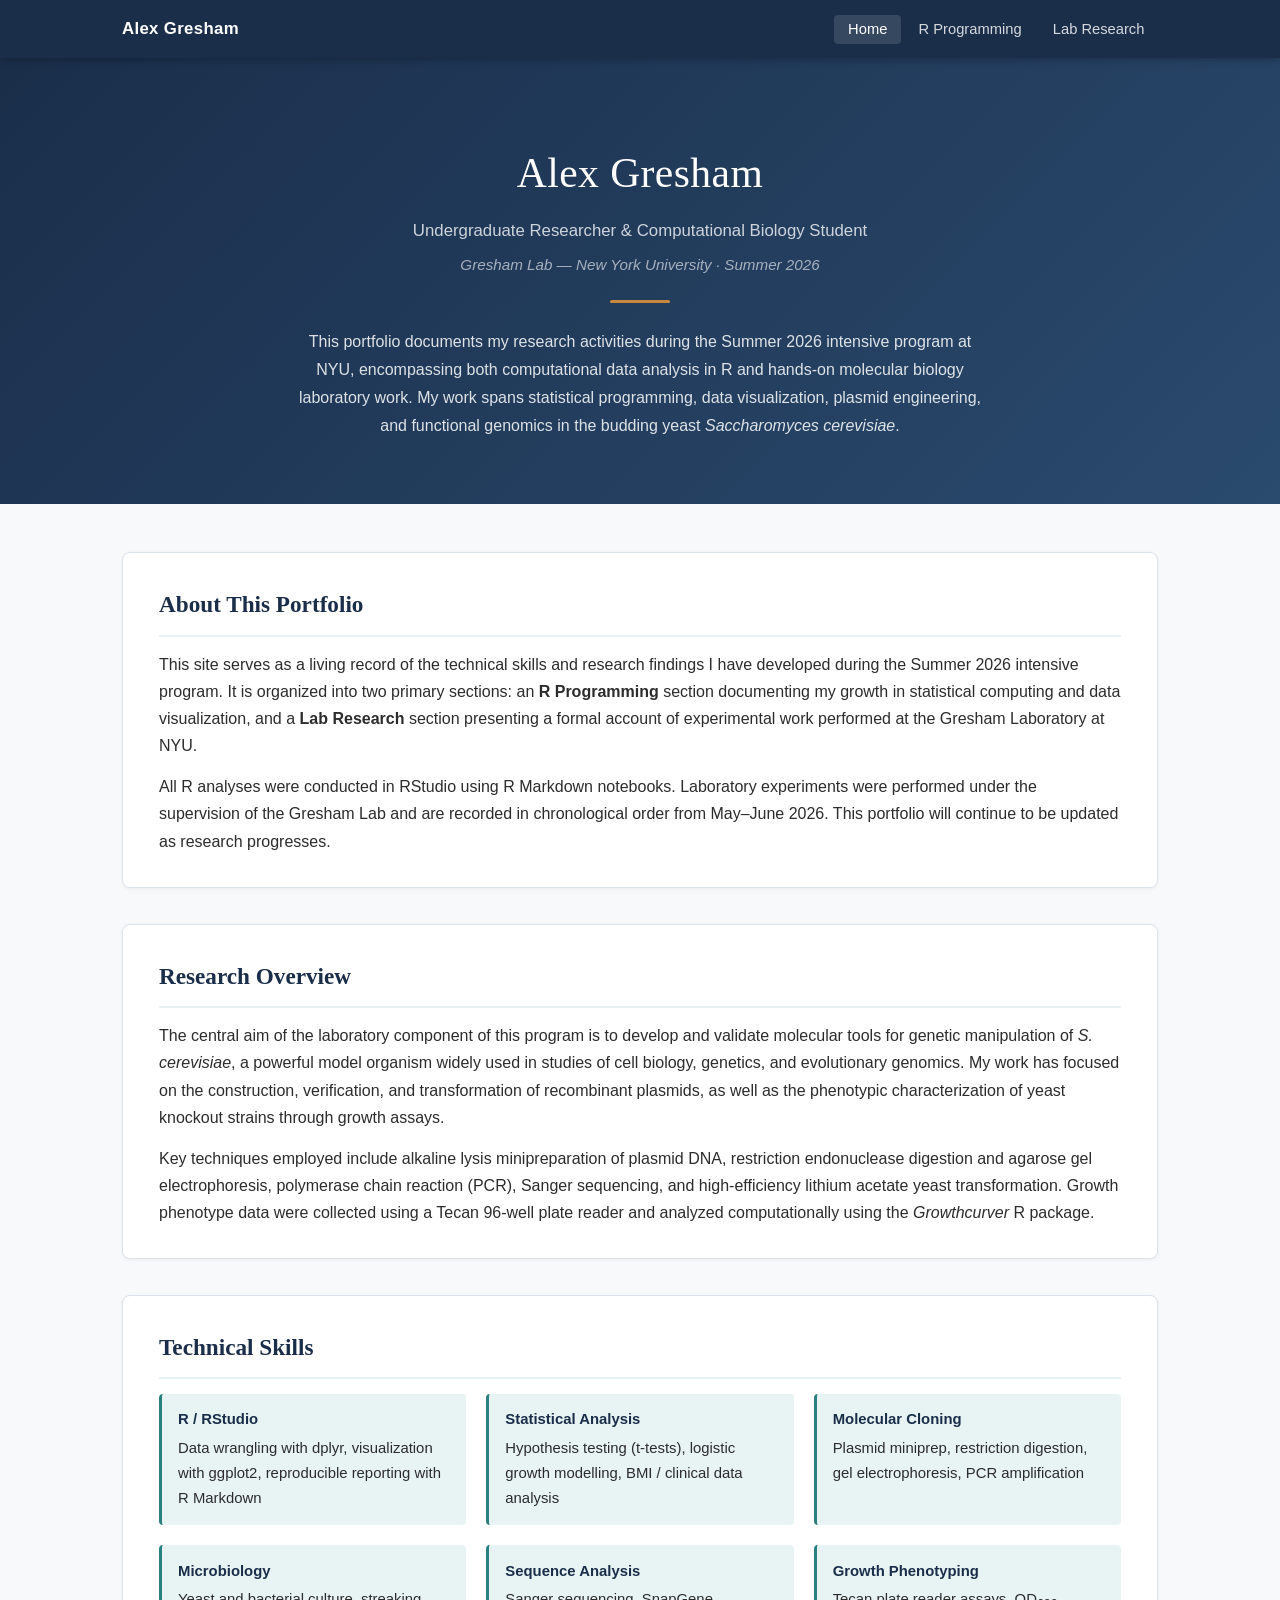
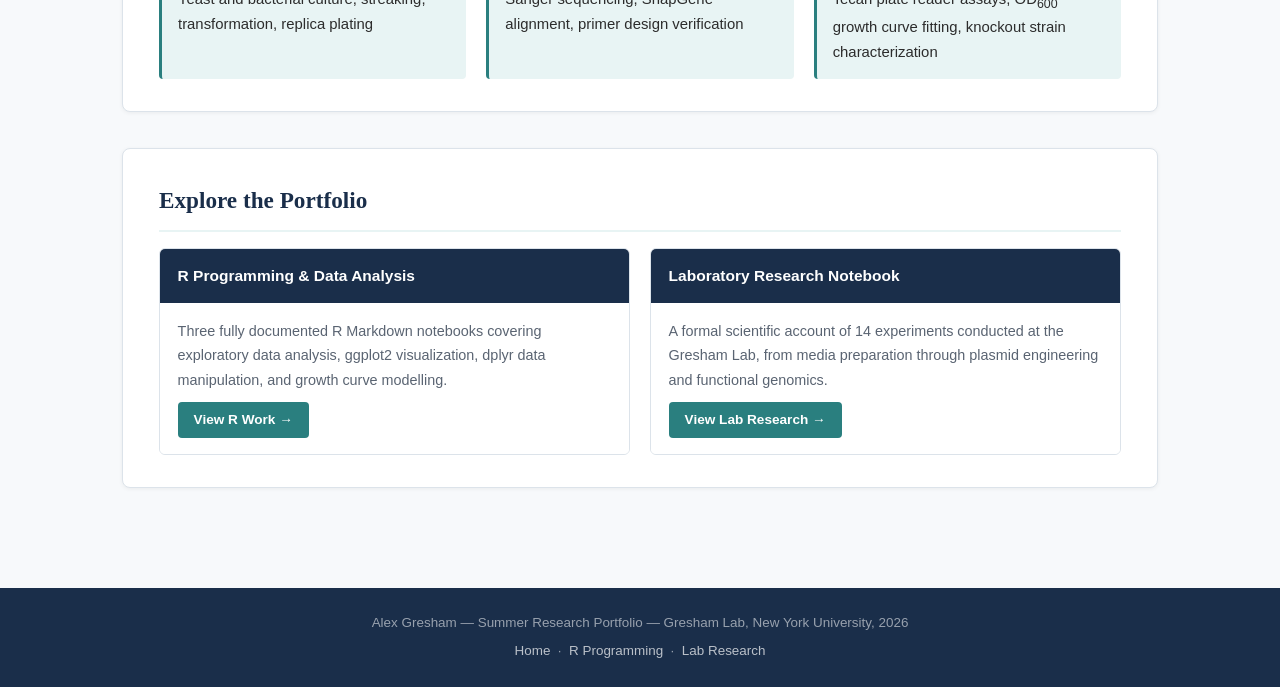
<file: index.html>
<!DOCTYPE html>
<html lang="en">
<head>
  <meta charset="UTF-8">
  <meta name="viewport" content="width=device-width, initial-scale=1.0">
  <title>Alex Gresham | Research Portfolio</title>
  <link rel="stylesheet" href="styles.css">
</head>
<body>

<nav>
  <div class="nav-inner">
    <a href="index.html" class="nav-brand">Alex Gresham</a>
    <ul>
      <li><a href="index.html" class="active">Home</a></li>
      <li><a href="r-programming.html">R Programming</a></li>
      <li><a href="lab-research.html">Lab Research</a></li>
    </ul>
  </div>
</nav>

<!-- Hero -->
<section class="hero">
  <h1>Alex Gresham</h1>
  <p class="subtitle">Undergraduate Researcher &amp; Computational Biology Student</p>
  <p class="affiliation">Gresham Lab &mdash; New York University &middot; Summer 2026</p>
  <div class="hero-divider"></div>
  <p class="hero-bio">
    This portfolio documents my research activities during the Summer 2026 intensive
    program at NYU, encompassing both computational data analysis in R and hands-on
    molecular biology laboratory work. My work spans statistical programming, data
    visualization, plasmid engineering, and functional genomics in the budding yeast
    <em>Saccharomyces cerevisiae</em>.
  </p>
</section>

<main>

  <!-- About -->
  <div class="section-card">
    <h2>About This Portfolio</h2>
    <p>
      This site serves as a living record of the technical skills and research findings
      I have developed during the Summer 2026 intensive program. It is organized into
      two primary sections: an <strong>R Programming</strong> section documenting my
      growth in statistical computing and data visualization, and a
      <strong>Lab Research</strong> section presenting a formal account of experimental
      work performed at the Gresham Laboratory at NYU.
    </p>
    <p>
      All R analyses were conducted in RStudio using R Markdown notebooks. Laboratory
      experiments were performed under the supervision of the Gresham Lab and are
      recorded in chronological order from May–June 2026. This portfolio will continue
      to be updated as research progresses.
    </p>
  </div>

  <!-- Research overview -->
  <div class="section-card">
    <h2>Research Overview</h2>
    <p>
      The central aim of the laboratory component of this program is to develop and
      validate molecular tools for genetic manipulation of <em>S. cerevisiae</em>, a
      powerful model organism widely used in studies of cell biology, genetics, and
      evolutionary genomics. My work has focused on the construction, verification, and
      transformation of recombinant plasmids, as well as the phenotypic characterization
      of yeast knockout strains through growth assays.
    </p>
    <p>
      Key techniques employed include alkaline lysis minipreparation of plasmid DNA,
      restriction endonuclease digestion and agarose gel electrophoresis, polymerase
      chain reaction (PCR), Sanger sequencing, and high-efficiency lithium acetate
      yeast transformation. Growth phenotype data were collected using a Tecan 96-well
      plate reader and analyzed computationally using the
      <em>Growthcurver</em> R package.
    </p>
  </div>

  <!-- Skills summary -->
  <div class="section-card">
    <h2>Technical Skills</h2>
    <div class="skills-grid">
      <div class="skill-item">
        <strong>R / RStudio</strong>
        Data wrangling with dplyr, visualization with ggplot2, reproducible reporting with R Markdown
      </div>
      <div class="skill-item">
        <strong>Statistical Analysis</strong>
        Hypothesis testing (t-tests), logistic growth modelling, BMI / clinical data analysis
      </div>
      <div class="skill-item">
        <strong>Molecular Cloning</strong>
        Plasmid miniprep, restriction digestion, gel electrophoresis, PCR amplification
      </div>
      <div class="skill-item">
        <strong>Microbiology</strong>
        Yeast and bacterial culture, streaking, transformation, replica plating
      </div>
      <div class="skill-item">
        <strong>Sequence Analysis</strong>
        Sanger sequencing, SnapGene alignment, primer design verification
      </div>
      <div class="skill-item">
        <strong>Growth Phenotyping</strong>
        Tecan plate reader assays, OD<sub>600</sub> growth curve fitting, knockout strain characterization
      </div>
    </div>
  </div>

  <!-- Quick links -->
  <div class="section-card">
    <h2>Explore the Portfolio</h2>
    <div class="notebook-grid">
      <div class="notebook-card">
        <div class="notebook-card-header">
          <h3>R Programming &amp; Data Analysis</h3>
        </div>
        <div class="notebook-card-body">
          <p>Three fully documented R Markdown notebooks covering exploratory data analysis, ggplot2 visualization, dplyr data manipulation, and growth curve modelling.</p>
          <a href="r-programming.html" class="btn-view">View R Work &rarr;</a>
        </div>
      </div>
      <div class="notebook-card">
        <div class="notebook-card-header">
          <h3>Laboratory Research Notebook</h3>
        </div>
        <div class="notebook-card-body">
          <p>A formal scientific account of 14 experiments conducted at the Gresham Lab, from media preparation through plasmid engineering and functional genomics.</p>
          <a href="lab-research.html" class="btn-view">View Lab Research &rarr;</a>
        </div>
      </div>
    </div>
  </div>

</main>

<footer>
  <p>Alex Gresham &mdash; Summer Research Portfolio &mdash; Gresham Lab, New York University, 2026</p>
  <p style="margin-top:0.35rem;">
    <a href="index.html">Home</a> &nbsp;&middot;&nbsp;
    <a href="r-programming.html">R Programming</a> &nbsp;&middot;&nbsp;
    <a href="lab-research.html">Lab Research</a>
  </p>
</footer>

</body>
</html>
</file>
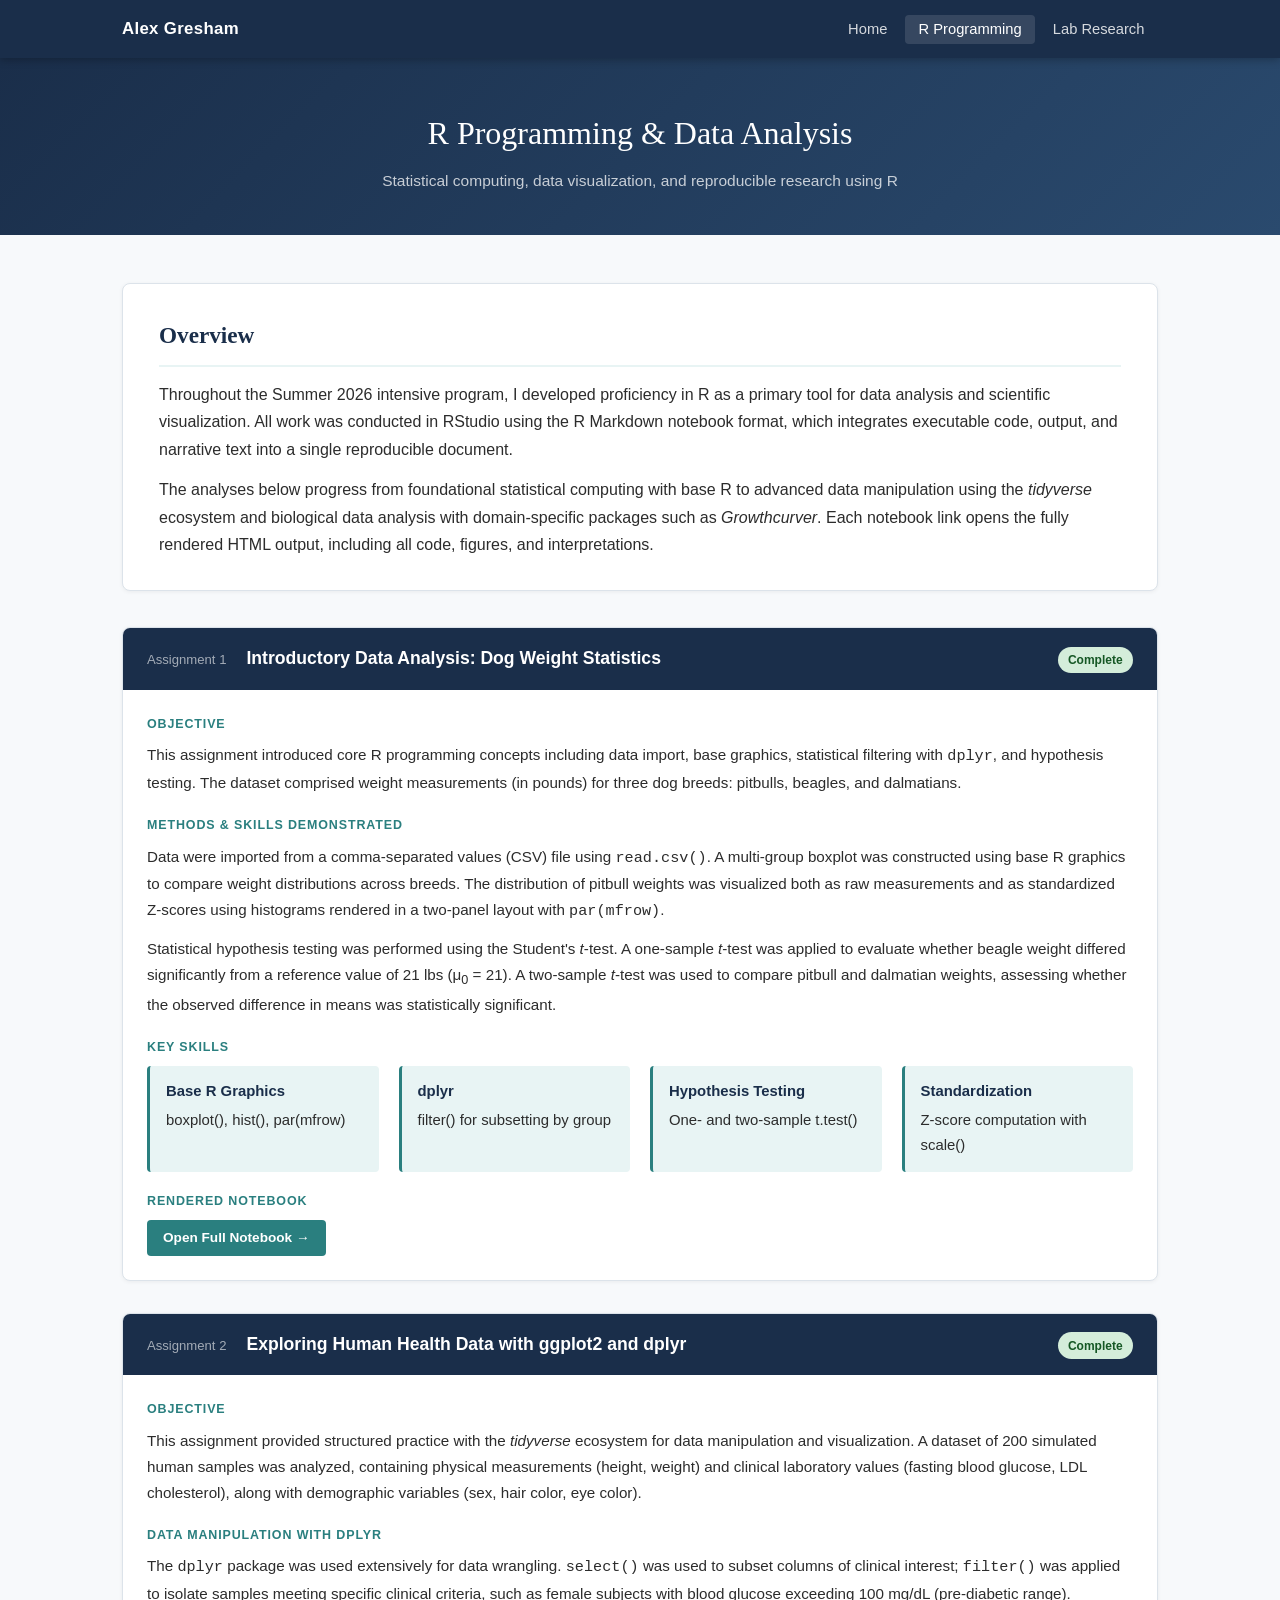
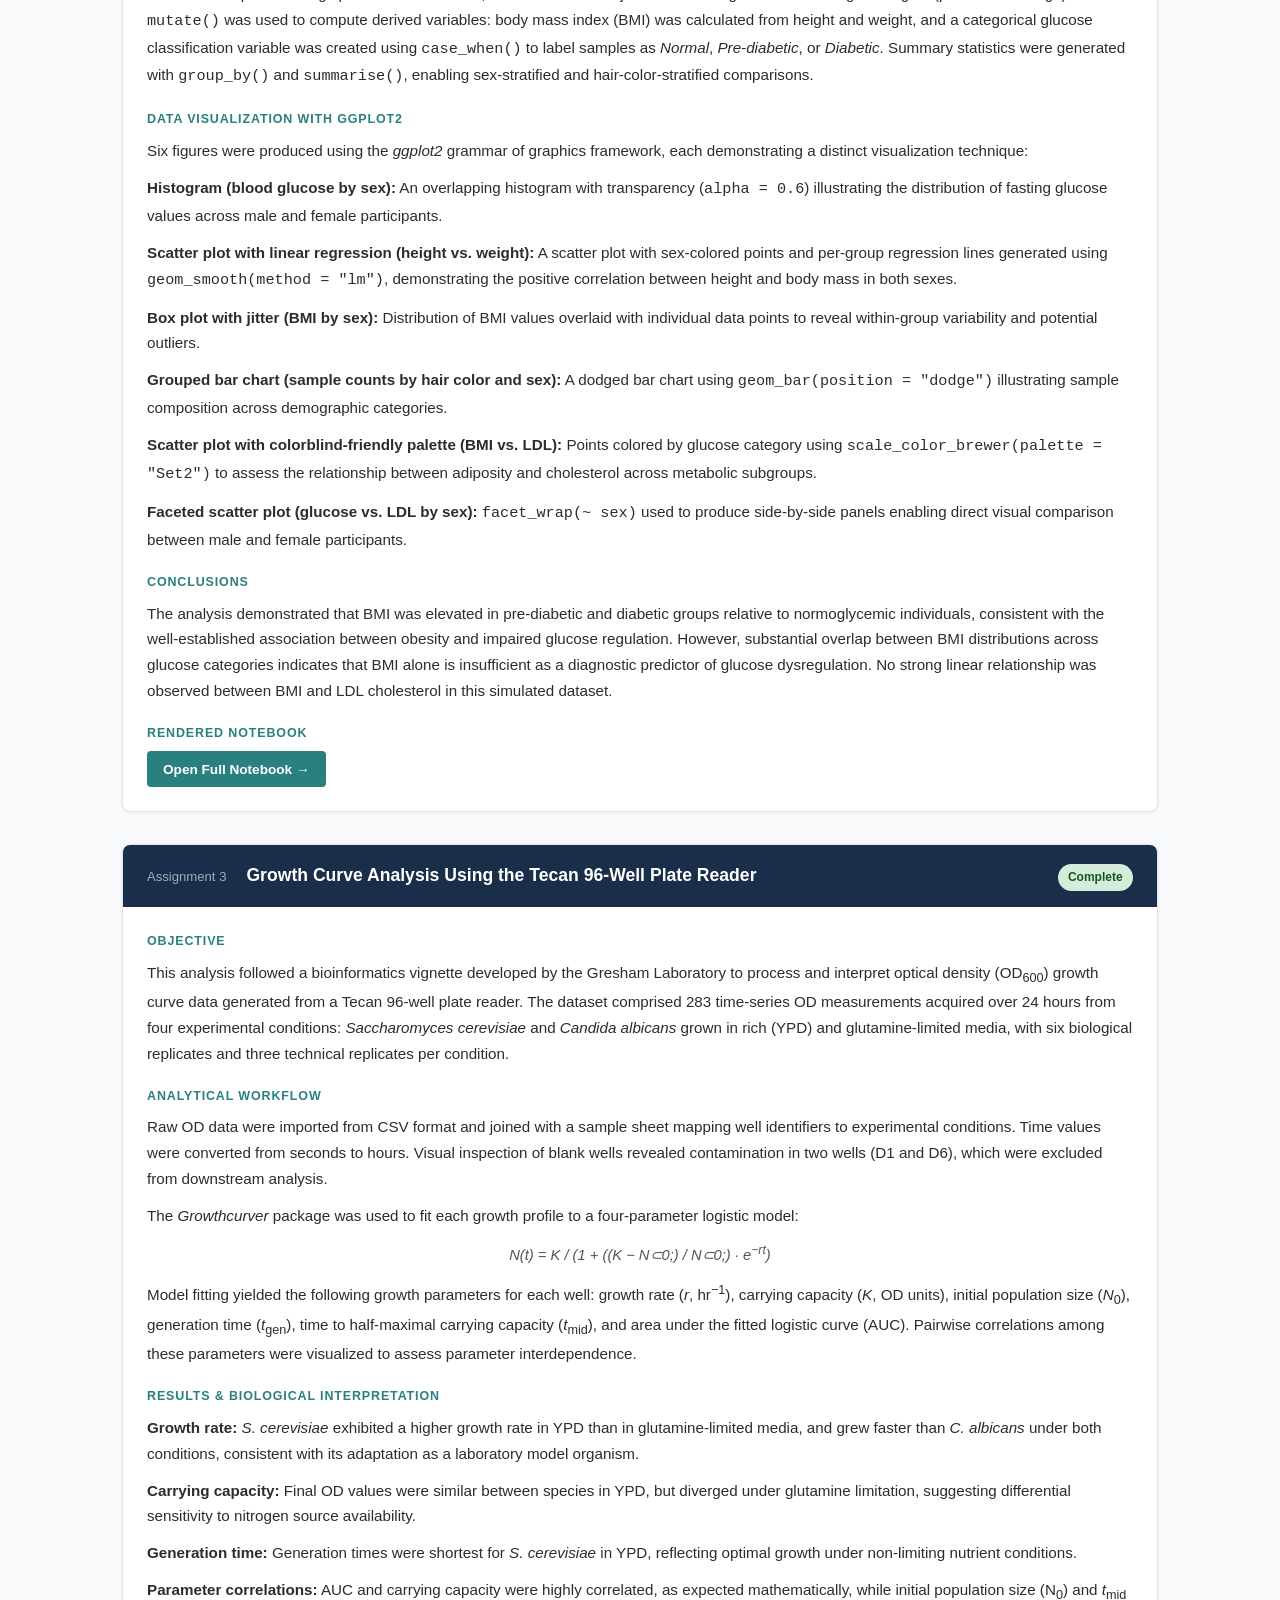
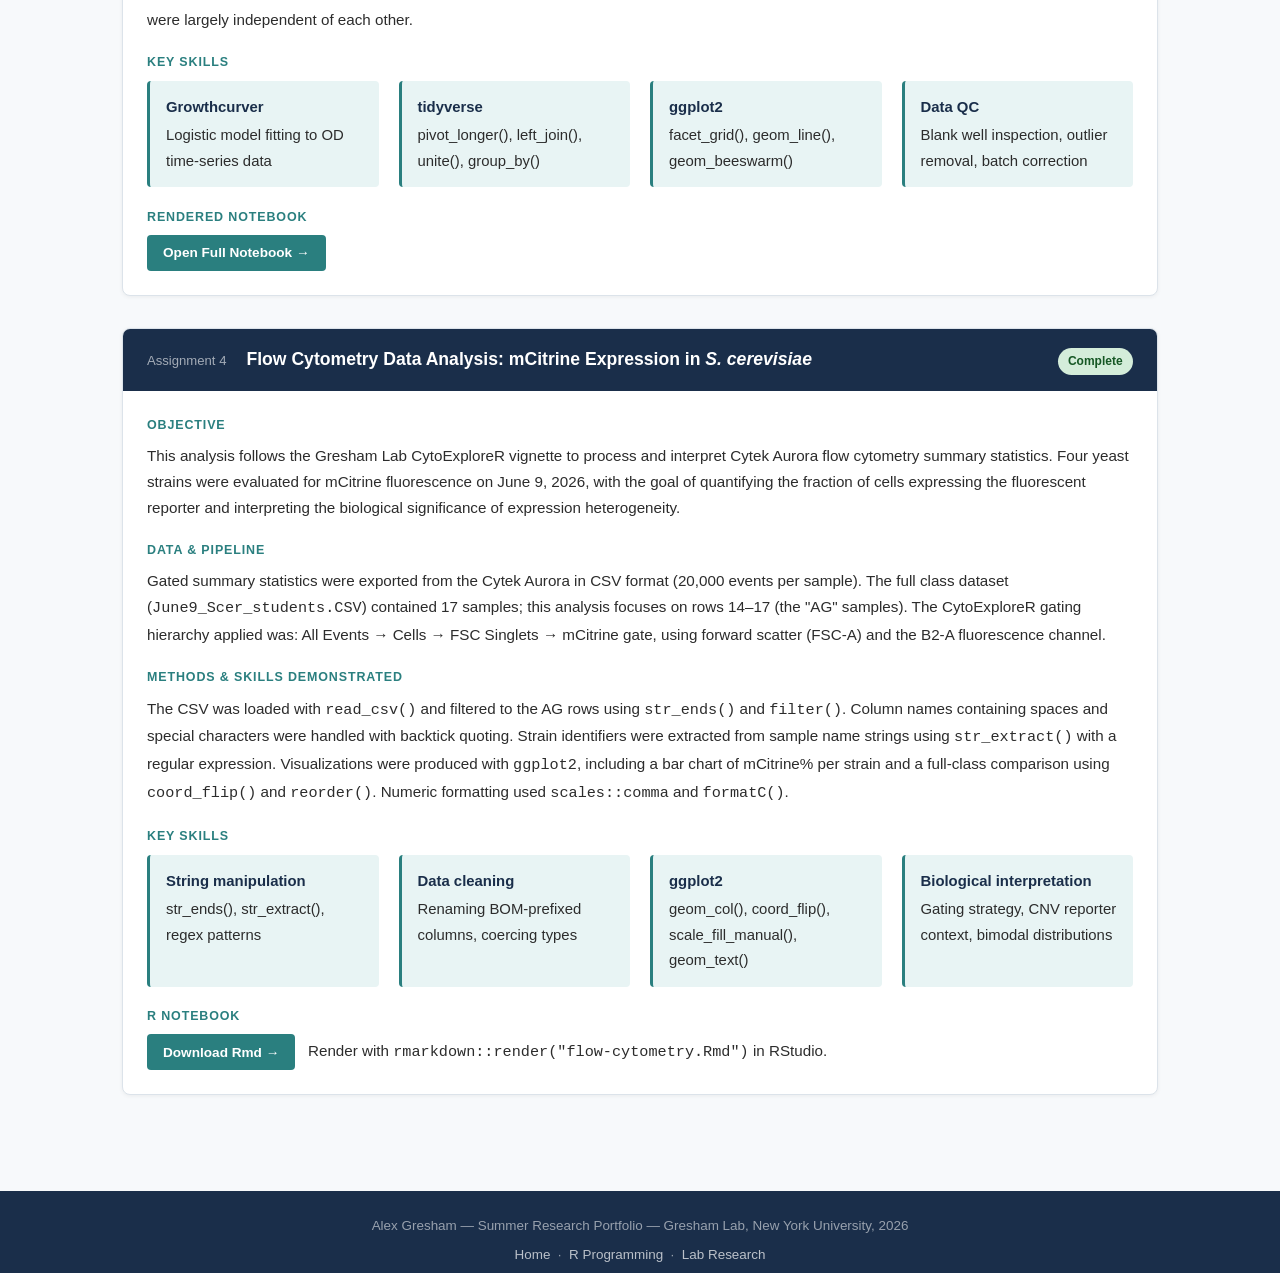
<file: r-programming.html>
<!DOCTYPE html>
<html lang="en">
<head>
  <meta charset="UTF-8">
  <meta name="viewport" content="width=device-width, initial-scale=1.0">
  <title>R Programming | Alex Gresham</title>
  <link rel="stylesheet" href="styles.css">
</head>
<body>

<nav>
  <div class="nav-inner">
    <a href="index.html" class="nav-brand">Alex Gresham</a>
    <ul>
      <li><a href="index.html">Home</a></li>
      <li><a href="r-programming.html" class="active">R Programming</a></li>
      <li><a href="lab-research.html">Lab Research</a></li>
    </ul>
  </div>
</nav>

<div class="page-header">
  <h1>R Programming &amp; Data Analysis</h1>
  <p>Statistical computing, data visualization, and reproducible research using R</p>
</div>

<main>

  <div class="section-card">
    <h2>Overview</h2>
    <p>
      Throughout the Summer 2026 intensive program, I developed proficiency in R as a
      primary tool for data analysis and scientific visualization. All work was
      conducted in RStudio using the R Markdown notebook format, which integrates
      executable code, output, and narrative text into a single reproducible document.
    </p>
    <p>
      The analyses below progress from foundational statistical computing with base R
      to advanced data manipulation using the <em>tidyverse</em> ecosystem and
      biological data analysis with domain-specific packages such as
      <em>Growthcurver</em>. Each notebook link opens the fully rendered HTML output,
      including all code, figures, and interpretations.
    </p>
  </div>

  <!-- ── Project 1: Dog weights ── -->
  <div class="lab-entry">
    <div class="lab-entry-header">
      <span class="date">Assignment 1</span>
      <h2>Introductory Data Analysis: Dog Weight Statistics</h2>
      <span class="outcome-badge outcome-success">Complete</span>
    </div>
    <div class="lab-entry-body">
      <h3>Objective</h3>
      <p>
        This assignment introduced core R programming concepts including data import,
        base graphics, statistical filtering with <code>dplyr</code>, and hypothesis
        testing. The dataset comprised weight measurements (in pounds) for three dog
        breeds: pitbulls, beagles, and dalmatians.
      </p>

      <h3>Methods &amp; Skills Demonstrated</h3>
      <p>
        Data were imported from a comma-separated values (CSV) file using
        <code>read.csv()</code>. A multi-group boxplot was constructed using base R
        graphics to compare weight distributions across breeds. The distribution of
        pitbull weights was visualized both as raw measurements and as standardized
        Z-scores using histograms rendered in a two-panel layout with
        <code>par(mfrow)</code>.
      </p>
      <p>
        Statistical hypothesis testing was performed using the Student's
        <em>t</em>-test. A one-sample <em>t</em>-test was applied to evaluate whether
        beagle weight differed significantly from a reference value of 21 lbs
        (&mu;<sub>0</sub> = 21). A two-sample <em>t</em>-test was used to compare
        pitbull and dalmatian weights, assessing whether the observed difference in
        means was statistically significant.
      </p>

      <h3>Key Skills</h3>
      <div class="skills-grid" style="margin-top:0.5rem;">
        <div class="skill-item"><strong>Base R Graphics</strong>boxplot(), hist(), par(mfrow)</div>
        <div class="skill-item"><strong>dplyr</strong>filter() for subsetting by group</div>
        <div class="skill-item"><strong>Hypothesis Testing</strong>One- and two-sample t.test()</div>
        <div class="skill-item"><strong>Standardization</strong>Z-score computation with scale()</div>
      </div>

      <h3>Rendered Notebook</h3>
      <p>
        <a href="notebooks/Dogweightboxplot.nb.html" target="_blank" class="btn-view">
          Open Full Notebook &rarr;
        </a>
      </p>
    </div>
  </div>

  <!-- ── Project 2: Human health ggplot ── -->
  <div class="lab-entry">
    <div class="lab-entry-header">
      <span class="date">Assignment 2</span>
      <h2>Exploring Human Health Data with ggplot2 and dplyr</h2>
      <span class="outcome-badge outcome-success">Complete</span>
    </div>
    <div class="lab-entry-body">
      <h3>Objective</h3>
      <p>
        This assignment provided structured practice with the <em>tidyverse</em>
        ecosystem for data manipulation and visualization. A dataset of 200 simulated
        human samples was analyzed, containing physical measurements (height, weight)
        and clinical laboratory values (fasting blood glucose, LDL cholesterol), along
        with demographic variables (sex, hair color, eye color).
      </p>

      <h3>Data Manipulation with dplyr</h3>
      <p>
        The <code>dplyr</code> package was used extensively for data wrangling.
        <code>select()</code> was used to subset columns of clinical interest;
        <code>filter()</code> was applied to isolate samples meeting specific clinical
        criteria, such as female subjects with blood glucose exceeding 100 mg/dL
        (pre-diabetic range). <code>mutate()</code> was used to compute derived
        variables: body mass index (BMI) was calculated from height and weight, and
        a categorical glucose classification variable was created using
        <code>case_when()</code> to label samples as <em>Normal</em>,
        <em>Pre-diabetic</em>, or <em>Diabetic</em>. Summary statistics were generated
        with <code>group_by()</code> and <code>summarise()</code>, enabling
        sex-stratified and hair-color-stratified comparisons.
      </p>

      <h3>Data Visualization with ggplot2</h3>
      <p>
        Six figures were produced using the <em>ggplot2</em> grammar of graphics
        framework, each demonstrating a distinct visualization technique:
      </p>
      <p>
        <strong>Histogram (blood glucose by sex):</strong> An overlapping histogram
        with transparency (<code>alpha = 0.6</code>) illustrating the distribution
        of fasting glucose values across male and female participants.
      </p>
      <p>
        <strong>Scatter plot with linear regression (height vs. weight):</strong>
        A scatter plot with sex-colored points and per-group regression lines generated
        using <code>geom_smooth(method = "lm")</code>, demonstrating the positive
        correlation between height and body mass in both sexes.
      </p>
      <p>
        <strong>Box plot with jitter (BMI by sex):</strong> Distribution of BMI values
        overlaid with individual data points to reveal within-group variability and
        potential outliers.
      </p>
      <p>
        <strong>Grouped bar chart (sample counts by hair color and sex):</strong>
        A dodged bar chart using <code>geom_bar(position = "dodge")</code>
        illustrating sample composition across demographic categories.
      </p>
      <p>
        <strong>Scatter plot with colorblind-friendly palette (BMI vs. LDL):</strong>
        Points colored by glucose category using
        <code>scale_color_brewer(palette = "Set2")</code> to assess the relationship
        between adiposity and cholesterol across metabolic subgroups.
      </p>
      <p>
        <strong>Faceted scatter plot (glucose vs. LDL by sex):</strong>
        <code>facet_wrap(~ sex)</code> used to produce side-by-side panels enabling
        direct visual comparison between male and female participants.
      </p>

      <h3>Conclusions</h3>
      <p>
        The analysis demonstrated that BMI was elevated in pre-diabetic and diabetic
        groups relative to normoglycemic individuals, consistent with the well-established
        association between obesity and impaired glucose regulation. However, substantial
        overlap between BMI distributions across glucose categories indicates that BMI
        alone is insufficient as a diagnostic predictor of glucose dysregulation.
        No strong linear relationship was observed between BMI and LDL cholesterol in
        this simulated dataset.
      </p>

      <h3>Rendered Notebook</h3>
      <p>
        <a href="notebooks/ggplot_tidyverse_exercise.nb.html" target="_blank" class="btn-view">
          Open Full Notebook &rarr;
        </a>
      </p>
    </div>
  </div>

  <!-- ── Project 3: Growth curves ── -->
  <div class="lab-entry">
    <div class="lab-entry-header">
      <span class="date">Assignment 3</span>
      <h2>Growth Curve Analysis Using the Tecan 96-Well Plate Reader</h2>
      <span class="outcome-badge outcome-success">Complete</span>
    </div>
    <div class="lab-entry-body">
      <h3>Objective</h3>
      <p>
        This analysis followed a bioinformatics vignette developed by the Gresham
        Laboratory to process and interpret optical density (OD<sub>600</sub>) growth
        curve data generated from a Tecan 96-well plate reader. The dataset comprised
        283 time-series OD measurements acquired over 24 hours from four experimental
        conditions: <em>Saccharomyces cerevisiae</em> and <em>Candida albicans</em>
        grown in rich (YPD) and glutamine-limited media, with six biological replicates
        and three technical replicates per condition.
      </p>

      <h3>Analytical Workflow</h3>
      <p>
        Raw OD data were imported from CSV format and joined with a sample sheet
        mapping well identifiers to experimental conditions. Time values were converted
        from seconds to hours. Visual inspection of blank wells revealed contamination
        in two wells (D1 and D6), which were excluded from downstream analysis.
      </p>
      <p>
        The <em>Growthcurver</em> package was used to fit each growth profile to a
        four-parameter logistic model:
      </p>
      <p style="font-style:italic; text-align:center; color:#555; font-size:0.92rem; margin:0.5rem 0 0.75rem;">
        N(t) = K / (1 + ((K &minus; N&sub;0;) / N&sub;0;) &middot; e<sup>&minus;rt</sup>)
      </p>
      <p>
        Model fitting yielded the following growth parameters for each well: growth rate
        (<em>r</em>, hr<sup>&minus;1</sup>), carrying capacity (<em>K</em>, OD units),
        initial population size (<em>N</em><sub>0</sub>), generation time
        (<em>t</em><sub>gen</sub>), time to half-maximal carrying capacity
        (<em>t</em><sub>mid</sub>), and area under the fitted logistic curve (AUC).
        Pairwise correlations among these parameters were visualized to assess
        parameter interdependence.
      </p>

      <h3>Results &amp; Biological Interpretation</h3>
      <p>
        <strong>Growth rate:</strong> <em>S. cerevisiae</em> exhibited a higher growth
        rate in YPD than in glutamine-limited media, and grew faster than
        <em>C. albicans</em> under both conditions, consistent with its adaptation as a
        laboratory model organism.
      </p>
      <p>
        <strong>Carrying capacity:</strong> Final OD values were similar between species
        in YPD, but diverged under glutamine limitation, suggesting differential
        sensitivity to nitrogen source availability.
      </p>
      <p>
        <strong>Generation time:</strong> Generation times were shortest for
        <em>S. cerevisiae</em> in YPD, reflecting optimal growth under non-limiting
        nutrient conditions.
      </p>
      <p>
        <strong>Parameter correlations:</strong> AUC and carrying capacity were highly
        correlated, as expected mathematically, while initial population size (N<sub>0</sub>)
        and <em>t</em><sub>mid</sub> were largely independent of each other.
      </p>

      <h3>Key Skills</h3>
      <div class="skills-grid" style="margin-top:0.5rem;">
        <div class="skill-item"><strong>Growthcurver</strong>Logistic model fitting to OD time-series data</div>
        <div class="skill-item"><strong>tidyverse</strong>pivot_longer(), left_join(), unite(), group_by()</div>
        <div class="skill-item"><strong>ggplot2</strong>facet_grid(), geom_line(), geom_beeswarm()</div>
        <div class="skill-item"><strong>Data QC</strong>Blank well inspection, outlier removal, batch correction</div>
      </div>

      <h3>Rendered Notebook</h3>
      <p>
        <a href="notebooks/AlexNotebook.nb.html" target="_blank" class="btn-view">
          Open Full Notebook &rarr;
        </a>
      </p>
    </div>
  </div>

  <!-- ── Project 4: Flow cytometry ── -->
  <div class="lab-entry">
    <div class="lab-entry-header">
      <span class="date">Assignment 4</span>
      <h2>Flow Cytometry Data Analysis: mCitrine Expression in <em>S. cerevisiae</em></h2>
      <span class="outcome-badge outcome-success">Complete</span>
    </div>
    <div class="lab-entry-body">
      <h3>Objective</h3>
      <p>
        This analysis follows the Gresham Lab CytoExploreR vignette to process and
        interpret Cytek Aurora flow cytometry summary statistics. Four yeast strains
        were evaluated for mCitrine fluorescence on June 9, 2026, with the goal of
        quantifying the fraction of cells expressing the fluorescent reporter and
        interpreting the biological significance of expression heterogeneity.
      </p>

      <h3>Data &amp; Pipeline</h3>
      <p>
        Gated summary statistics were exported from the Cytek Aurora in CSV format
        (20,000 events per sample). The full class dataset
        (<code>June9_Scer_students.CSV</code>) contained 17 samples; this analysis
        focuses on rows 14–17 (the "AG" samples). The CytoExploreR gating hierarchy
        applied was: All Events → Cells → FSC Singlets → mCitrine gate, using
        forward scatter (FSC-A) and the B2-A fluorescence channel.
      </p>

      <h3>Methods &amp; Skills Demonstrated</h3>
      <p>
        The CSV was loaded with <code>read_csv()</code> and filtered to the AG rows
        using <code>str_ends()</code> and <code>filter()</code>. Column names
        containing spaces and special characters were handled with backtick quoting.
        Strain identifiers were extracted from sample name strings using
        <code>str_extract()</code> with a regular expression. Visualizations were
        produced with <code>ggplot2</code>, including a bar chart of mCitrine% per
        strain and a full-class comparison using <code>coord_flip()</code> and
        <code>reorder()</code>. Numeric formatting used <code>scales::comma</code>
        and <code>formatC()</code>.
      </p>

      <h3>Key Skills</h3>
      <div class="skills-grid" style="margin-top:0.5rem;">
        <div class="skill-item"><strong>String manipulation</strong>str_ends(), str_extract(), regex patterns</div>
        <div class="skill-item"><strong>Data cleaning</strong>Renaming BOM-prefixed columns, coercing types</div>
        <div class="skill-item"><strong>ggplot2</strong>geom_col(), coord_flip(), scale_fill_manual(), geom_text()</div>
        <div class="skill-item"><strong>Biological interpretation</strong>Gating strategy, CNV reporter context, bimodal distributions</div>
      </div>

      <h3>R Notebook</h3>
      <p>
        <a href="flow-cytometry.Rmd" download class="btn-view">Download Rmd &rarr;</a>
        &nbsp; Render with <code>rmarkdown::render("flow-cytometry.Rmd")</code> in RStudio.
      </p>
    </div>
  </div>

</main>

<footer>
  <p>Alex Gresham &mdash; Summer Research Portfolio &mdash; Gresham Lab, New York University, 2026</p>
  <p style="margin-top:0.35rem;">
    <a href="index.html">Home</a> &nbsp;&middot;&nbsp;
    <a href="r-programming.html">R Programming</a> &nbsp;&middot;&nbsp;
    <a href="lab-research.html">Lab Research</a>
  </p>
</footer>

</body>
</html>
</file>
<file: styles.css>
/* ── Reset & base ── */
*, *::before, *::after { box-sizing: border-box; margin: 0; padding: 0; }

:root {
  --navy:   #1a2e4a;
  --teal:   #2a7f7f;
  --teal-lt:#e8f4f4;
  --accent: #c8873c;
  --text:   #2c2c2c;
  --muted:  #5a6472;
  --border: #dce3ea;
  --bg:     #f7f9fb;
  --white:  #ffffff;
  --sans: 'Segoe UI', 'Helvetica Neue', Arial, sans-serif;
  --serif: Georgia, 'Times New Roman', serif;
}

body {
  font-family: var(--sans);
  background: var(--bg);
  color: var(--text);
  line-height: 1.7;
  font-size: 16px;
}

/* ── Nav ── */
nav {
  background: var(--navy);
  position: sticky;
  top: 0;
  z-index: 100;
  box-shadow: 0 2px 8px rgba(0,0,0,0.25);
}
nav .nav-inner {
  max-width: 1100px;
  margin: 0 auto;
  display: flex;
  align-items: center;
  justify-content: space-between;
  padding: 0 2rem;
  height: 58px;
}
nav .nav-brand {
  color: var(--white);
  font-size: 1.05rem;
  font-weight: 600;
  text-decoration: none;
  letter-spacing: 0.02em;
}
nav ul {
  list-style: none;
  display: flex;
  gap: 0.25rem;
}
nav ul li a {
  color: rgba(255,255,255,0.82);
  text-decoration: none;
  padding: 0.4rem 0.85rem;
  border-radius: 4px;
  font-size: 0.92rem;
  transition: background 0.18s, color 0.18s;
}
nav ul li a:hover,
nav ul li a.active {
  background: rgba(255,255,255,0.12);
  color: var(--white);
}

/* ── Hero ── */
.hero {
  background: linear-gradient(135deg, var(--navy) 0%, #2a4a6e 100%);
  color: var(--white);
  padding: 5rem 2rem 4rem;
  text-align: center;
}
.hero h1 {
  font-family: var(--serif);
  font-size: 2.6rem;
  font-weight: normal;
  letter-spacing: 0.01em;
  margin-bottom: 0.5rem;
}
.hero .subtitle {
  font-size: 1.05rem;
  color: rgba(255,255,255,0.78);
  margin-bottom: 0.4rem;
}
.hero .affiliation {
  font-size: 0.95rem;
  color: rgba(255,255,255,0.6);
  font-style: italic;
}
.hero-divider {
  width: 60px;
  height: 3px;
  background: var(--accent);
  margin: 1.4rem auto 1.6rem;
  border-radius: 2px;
}
.hero-bio {
  max-width: 700px;
  margin: 0 auto;
  font-size: 1rem;
  color: rgba(255,255,255,0.85);
  line-height: 1.75;
}

/* ── Page header (non-hero pages) ── */
.page-header {
  background: linear-gradient(135deg, var(--navy) 0%, #2a4a6e 100%);
  color: var(--white);
  padding: 3rem 2rem 2.5rem;
  text-align: center;
}
.page-header h1 {
  font-family: var(--serif);
  font-size: 2rem;
  font-weight: normal;
}
.page-header p {
  color: rgba(255,255,255,0.75);
  margin-top: 0.5rem;
  font-size: 0.97rem;
}

/* ── Main layout ── */
main {
  max-width: 1100px;
  margin: 0 auto;
  padding: 3rem 2rem 4rem;
}

/* ── Section cards ── */
.section-card {
  background: var(--white);
  border: 1px solid var(--border);
  border-radius: 8px;
  padding: 2rem 2.25rem;
  margin-bottom: 2.25rem;
  box-shadow: 0 1px 4px rgba(0,0,0,0.06);
}
.section-card h2 {
  font-family: var(--serif);
  font-size: 1.45rem;
  color: var(--navy);
  margin-bottom: 0.9rem;
  padding-bottom: 0.6rem;
  border-bottom: 2px solid var(--teal-lt);
}
.section-card h3 {
  font-size: 1.05rem;
  color: var(--teal);
  margin: 1.4rem 0 0.5rem;
  font-weight: 600;
  text-transform: uppercase;
  letter-spacing: 0.04em;
  font-size: 0.82rem;
}
.section-card p { margin-bottom: 0.85rem; }
.section-card p:last-child { margin-bottom: 0; }

/* ── Skills grid ── */
.skills-grid {
  display: grid;
  grid-template-columns: repeat(auto-fit, minmax(230px, 1fr));
  gap: 1.25rem;
  margin-top: 0.75rem;
}
.skill-item {
  background: var(--teal-lt);
  border-left: 3px solid var(--teal);
  border-radius: 4px;
  padding: 0.85rem 1rem;
  font-size: 0.93rem;
}
.skill-item strong { display: block; color: var(--navy); margin-bottom: 0.2rem; }

/* ── Notebook cards ── */
.notebook-grid {
  display: grid;
  grid-template-columns: repeat(auto-fit, minmax(280px, 1fr));
  gap: 1.25rem;
  margin-top: 1rem;
}
.notebook-card {
  border: 1px solid var(--border);
  border-radius: 6px;
  overflow: hidden;
  transition: box-shadow 0.2s, transform 0.2s;
}
.notebook-card:hover {
  box-shadow: 0 4px 16px rgba(0,0,0,0.1);
  transform: translateY(-2px);
}
.notebook-card-header {
  background: var(--navy);
  color: var(--white);
  padding: 0.85rem 1.1rem;
}
.notebook-card-header h3 {
  font-size: 0.97rem;
  font-weight: 600;
  color: var(--white) !important;
  text-transform: none !important;
  letter-spacing: normal !important;
  margin: 0 !important;
}
.notebook-card-body {
  padding: 1rem 1.1rem;
  font-size: 0.9rem;
  background: var(--white);
}
.notebook-card-body p { margin-bottom: 0.6rem; color: var(--muted); }
.notebook-card-body .tags { display: flex; flex-wrap: wrap; gap: 0.35rem; margin-bottom: 0.75rem; }
.tag {
  background: var(--teal-lt);
  color: var(--teal);
  border-radius: 3px;
  padding: 0.15rem 0.5rem;
  font-size: 0.78rem;
  font-weight: 600;
}
.btn-view {
  display: inline-block;
  background: var(--teal);
  color: var(--white);
  padding: 0.4rem 1rem;
  border-radius: 4px;
  text-decoration: none;
  font-size: 0.85rem;
  font-weight: 600;
  transition: background 0.18s;
}
.btn-view:hover { background: var(--navy); }

/* ── Lab entry ── */
.lab-entry {
  background: var(--white);
  border: 1px solid var(--border);
  border-radius: 8px;
  overflow: hidden;
  margin-bottom: 2rem;
  box-shadow: 0 1px 4px rgba(0,0,0,0.06);
}
.lab-entry-header {
  background: var(--navy);
  color: var(--white);
  padding: 1rem 1.5rem;
  display: flex;
  align-items: baseline;
  gap: 1.25rem;
  flex-wrap: wrap;
}
.lab-entry-header .date {
  font-size: 0.82rem;
  color: rgba(255,255,255,0.6);
  font-variant-numeric: tabular-nums;
  white-space: nowrap;
}
.lab-entry-header h2 {
  font-size: 1.1rem;
  font-weight: 600;
  color: var(--white);
}
.outcome-badge {
  margin-left: auto;
  font-size: 0.75rem;
  font-weight: 700;
  padding: 0.2rem 0.65rem;
  border-radius: 20px;
  white-space: nowrap;
}
.outcome-success  { background: #d4edda; color: #155724; }
.outcome-partial  { background: #fff3cd; color: #856404; }
.outcome-fail     { background: #f8d7da; color: #721c24; }
.outcome-info     { background: #d1ecf1; color: #0c5460; }

.lab-entry-body {
  padding: 1.5rem;
}
.lab-entry-body h3 {
  font-size: 0.78rem;
  font-weight: 700;
  text-transform: uppercase;
  letter-spacing: 0.07em;
  color: var(--teal);
  margin: 1.2rem 0 0.45rem;
}
.lab-entry-body h3:first-child { margin-top: 0; }
.lab-entry-body p { font-size: 0.95rem; margin-bottom: 0.7rem; color: var(--text); }
.lab-entry-body p:last-child { margin-bottom: 0; }
.lab-entry-body ul {
  margin: 0.4rem 0 0.8rem 1.2rem;
  font-size: 0.93rem;
  color: var(--text);
}
.lab-entry-body ul li { margin-bottom: 0.3rem; }

/* ── Image + text split layout ── */
.entry-split {
  display: grid;
  grid-template-columns: 1fr 1fr;
  gap: 1.5rem;
  align-items: start;
}
.entry-split.image-right { }
.entry-split.image-left  { direction: rtl; }
.entry-split.image-left > * { direction: ltr; }

.entry-image {
  width: 100%;
  border-radius: 6px;
  border: 1px solid var(--border);
  display: block;
  cursor: zoom-in;
  transition: transform 0.2s, box-shadow 0.2s;
}
.entry-image:hover {
  transform: scale(1.02);
  box-shadow: 0 4px 20px rgba(0,0,0,0.15);
}
.img-caption {
  font-size: 0.78rem;
  color: var(--muted);
  margin-top: 0.4rem;
  font-style: italic;
  text-align: center;
}

/* ── Image gallery (2-up) ── */
.img-gallery {
  display: grid;
  grid-template-columns: 1fr 1fr;
  gap: 0.75rem;
  margin: 1rem 0;
}
.img-gallery figure { margin: 0; }
.img-gallery img {
  width: 100%;
  border-radius: 6px;
  border: 1px solid var(--border);
  display: block;
}
.img-gallery figcaption {
  font-size: 0.76rem;
  color: var(--muted);
  font-style: italic;
  text-align: center;
  margin-top: 0.3rem;
}

/* ── Key result callout ── */
.result-callout {
  background: var(--teal-lt);
  border-left: 3px solid var(--teal);
  border-radius: 4px;
  padding: 0.75rem 1rem;
  font-size: 0.92rem;
  margin: 0.75rem 0;
  color: var(--navy);
}
.result-callout strong { display: block; color: var(--teal); font-size: 0.75rem; text-transform: uppercase; letter-spacing: 0.05em; margin-bottom: 0.2rem; }

/* ── Stat pills ── */
.stat-row {
  display: flex;
  flex-wrap: wrap;
  gap: 0.6rem;
  margin: 0.6rem 0 0.9rem;
}
.stat-pill {
  background: var(--navy);
  color: var(--white);
  border-radius: 4px;
  padding: 0.35rem 0.75rem;
  font-size: 0.82rem;
  line-height: 1.3;
}
.stat-pill span { display: block; font-size: 0.68rem; color: rgba(255,255,255,0.6); text-transform: uppercase; letter-spacing: 0.04em; }

/* ── Data table ── */
.data-table {
  width: 100%;
  border-collapse: collapse;
  font-size: 0.88rem;
  margin: 0.75rem 0 1rem;
}
.data-table th {
  background: var(--navy);
  color: var(--white);
  padding: 0.5rem 0.85rem;
  text-align: left;
  font-weight: 600;
}
.data-table td {
  padding: 0.45rem 0.85rem;
  border-bottom: 1px solid var(--border);
}
.data-table tr:nth-child(even) td { background: var(--bg); }

/* ── Timeline line ── */
.timeline-intro {
  background: var(--teal-lt);
  border-left: 4px solid var(--teal);
  border-radius: 4px;
  padding: 1rem 1.25rem;
  margin-bottom: 2.25rem;
  font-size: 0.95rem;
  color: var(--navy);
}

/* ── Footer ── */
footer {
  background: var(--navy);
  color: rgba(255,255,255,0.55);
  text-align: center;
  padding: 1.5rem 1rem;
  font-size: 0.84rem;
}
footer a { color: rgba(255,255,255,0.7); text-decoration: none; }
footer a:hover { color: var(--white); }

/* ── Responsive ── */
@media (max-width: 640px) {
  .hero h1 { font-size: 1.9rem; }
  nav .nav-inner { flex-direction: column; height: auto; padding: 0.75rem 1rem; gap: 0.5rem; }
  nav ul { gap: 0; flex-wrap: wrap; justify-content: center; }
  main { padding: 2rem 1rem 3rem; }
  .lab-entry-header { flex-direction: column; gap: 0.4rem; }
  .outcome-badge { margin-left: 0; }
}
</file>
